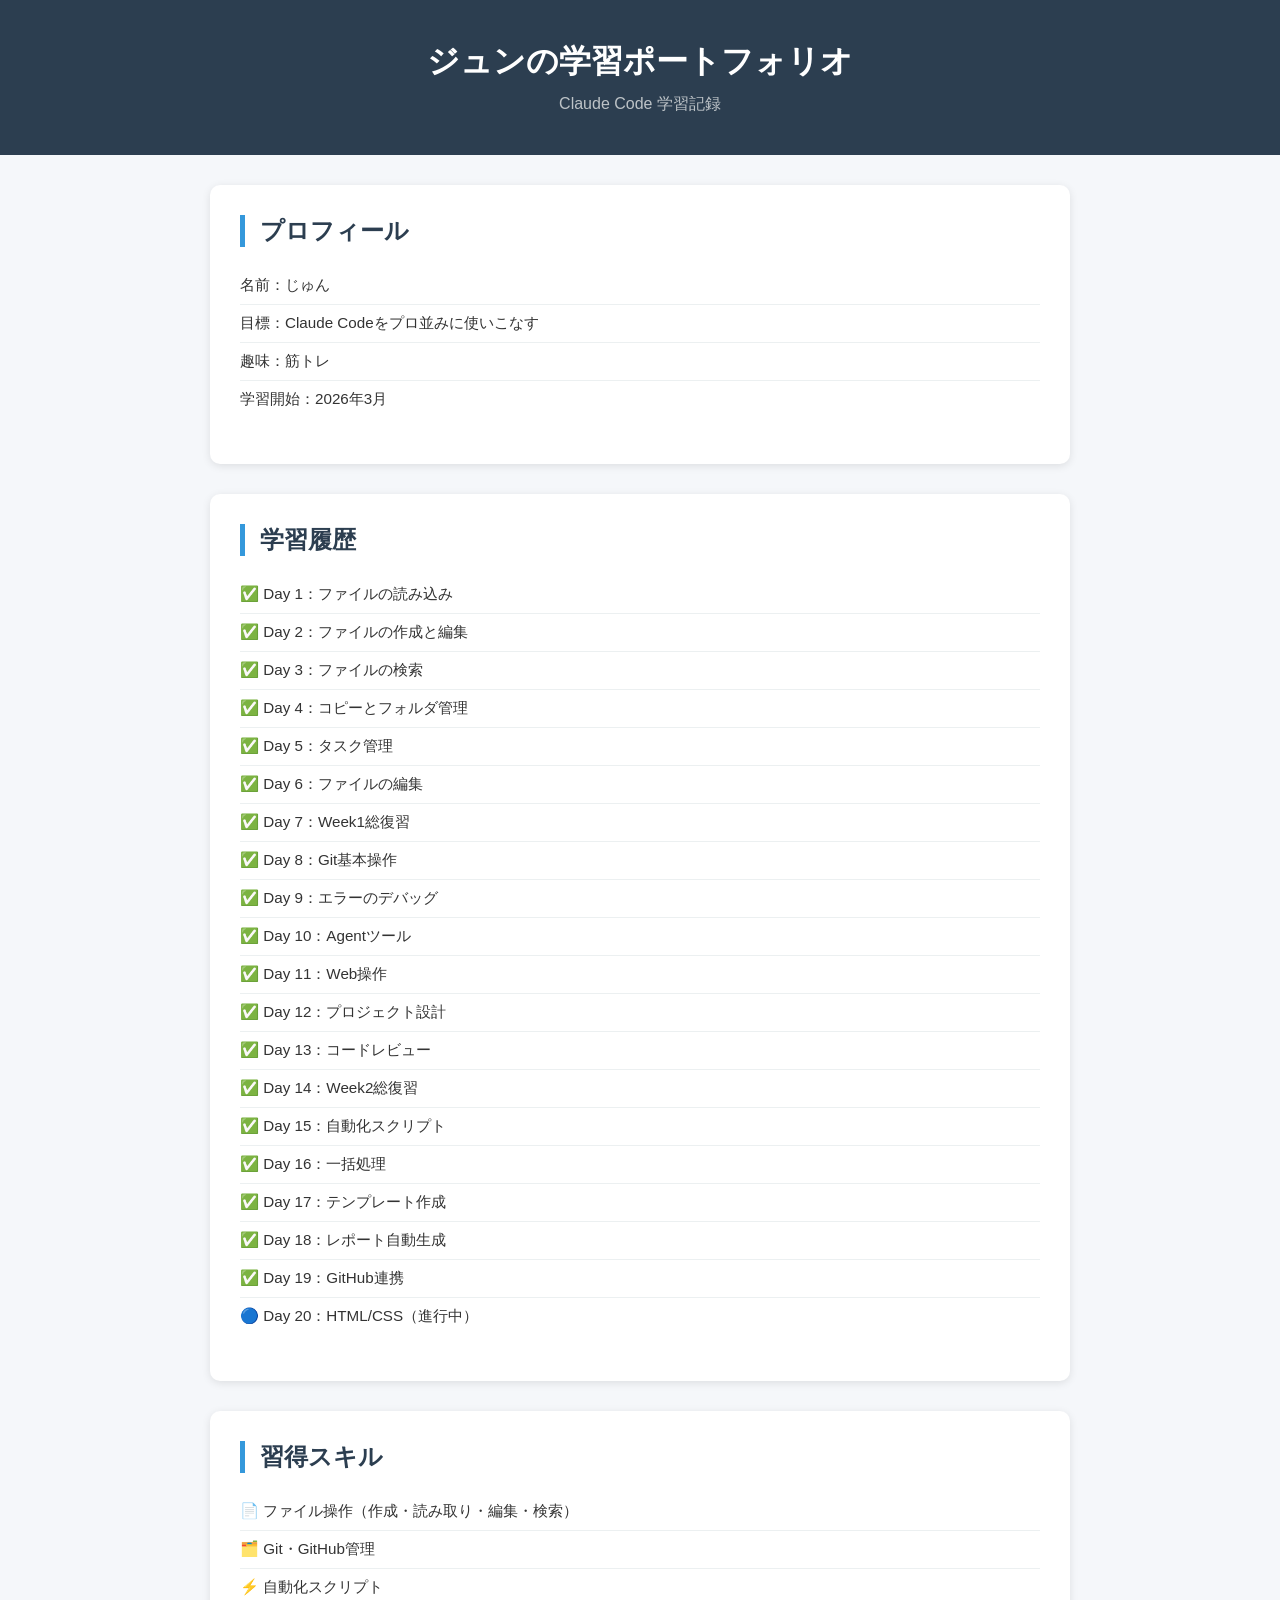
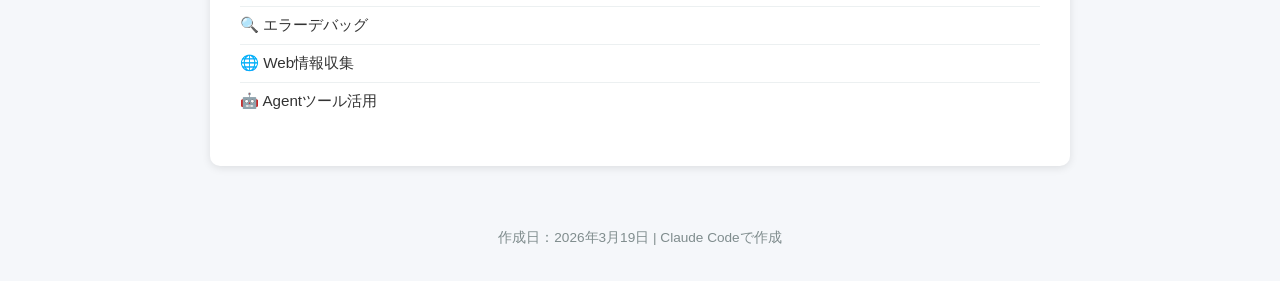
<file: day20/index.html>
<!DOCTYPE html>
<html lang="ja">
<head>
    <meta charset="UTF-8">
    <meta name="viewport" content="width=device-width, initial-scale=1.0">
    <title>ジュンの学習ポートフォリオ</title>
    <link rel="stylesheet" href="style.css">
</head>
<body>
    <header>
        <h1>ジュンの学習ポートフォリオ</h1>
        <p>Claude Code 学習記録</p>
    </header>

    <section id="profile">
        <h2>プロフィール</h2>
        <ul>
            <li>名前：じゅん</li>
            <li>目標：Claude Codeをプロ並みに使いこなす</li>
            <li>趣味：筋トレ</li>
            <li>学習開始：2026年3月</li>
        </ul>
    </section>

    <section id="progress">
        <h2>学習履歴</h2>
        <ul>
            <li>✅ Day 1：ファイルの読み込み</li>
            <li>✅ Day 2：ファイルの作成と編集</li>
            <li>✅ Day 3：ファイルの検索</li>
            <li>✅ Day 4：コピーとフォルダ管理</li>
            <li>✅ Day 5：タスク管理</li>
            <li>✅ Day 6：ファイルの編集</li>
            <li>✅ Day 7：Week1総復習</li>
            <li>✅ Day 8：Git基本操作</li>
            <li>✅ Day 9：エラーのデバッグ</li>
            <li>✅ Day 10：Agentツール</li>
            <li>✅ Day 11：Web操作</li>
            <li>✅ Day 12：プロジェクト設計</li>
            <li>✅ Day 13：コードレビュー</li>
            <li>✅ Day 14：Week2総復習</li>
            <li>✅ Day 15：自動化スクリプト</li>
            <li>✅ Day 16：一括処理</li>
            <li>✅ Day 17：テンプレート作成</li>
            <li>✅ Day 18：レポート自動生成</li>
            <li>✅ Day 19：GitHub連携</li>
            <li>🔵 Day 20：HTML/CSS（進行中）</li>
        </ul>
    </section>

    <section id="skills">
        <h2>習得スキル</h2>
        <ul>
            <li>📄 ファイル操作（作成・読み取り・編集・検索）</li>
            <li>🗂️ Git・GitHub管理</li>
            <li>⚡ 自動化スクリプト</li>
            <li>🔍 エラーデバッグ</li>
            <li>🌐 Web情報収集</li>
            <li>🤖 Agentツール活用</li>
        </ul>
    </section>

    <footer>
        <p>作成日：2026年3月19日 | Claude Codeで作成</p>
    </footer>
</body>
</html>
</file>
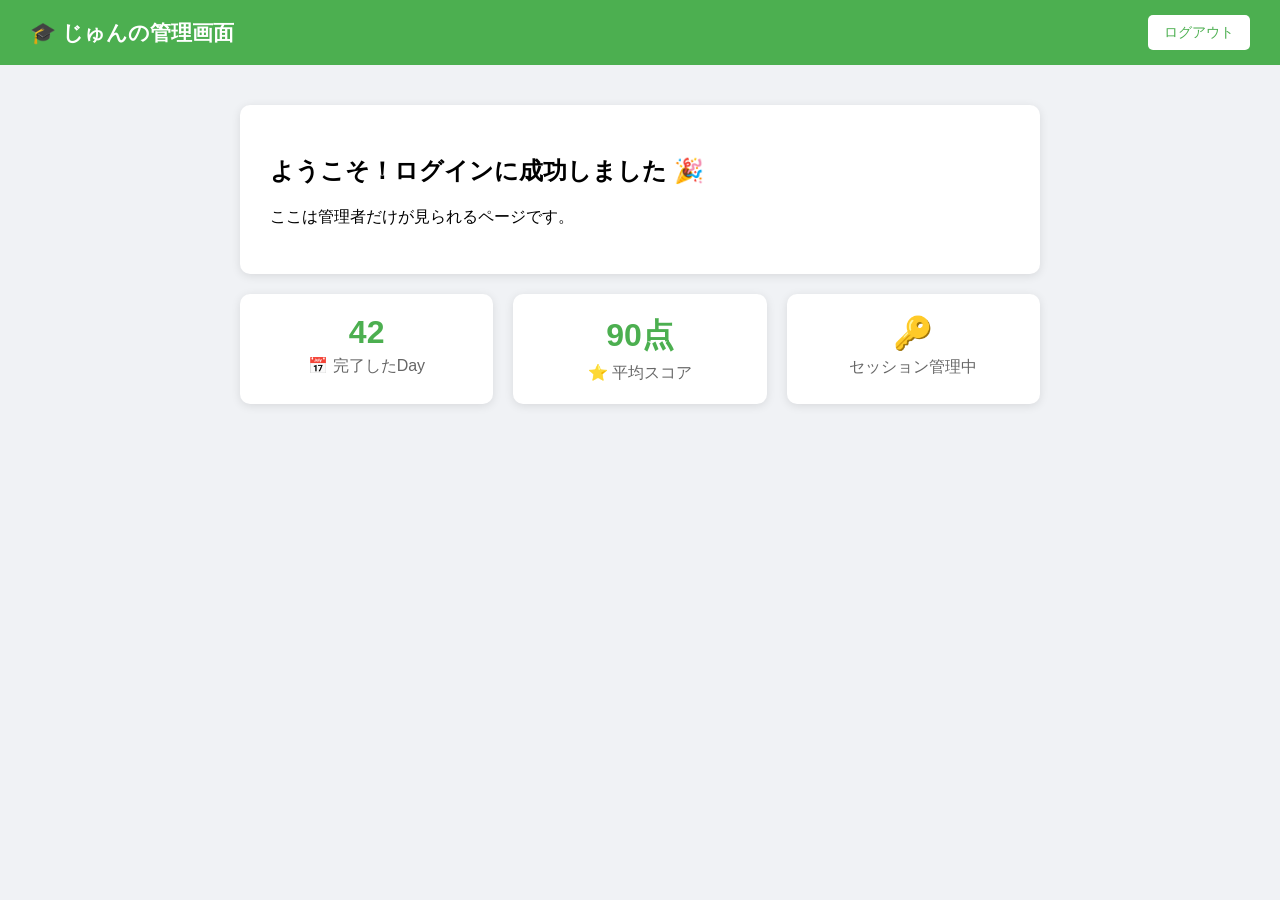
<file: day42/templates/dashboard.html>
<!DOCTYPE html>
<html lang="ja">
<head>
    <meta charset="UTF-8">
    <title>管理画面</title>
    <style>
        body {
            font-family: sans-serif;
            background: #f0f2f5;
            margin: 0;
            padding: 0;
        }
        .header {
            background: #4CAF50;
            color: white;
            padding: 15px 30px;
            display: flex;
            justify-content: space-between;
            align-items: center;
        }
        .header h1 {
            margin: 0;
            font-size: 1.3em;
        }
        .logout-btn {
            background: white;
            color: #4CAF50;
            border: none;
            padding: 8px 16px;
            border-radius: 5px;
            cursor: pointer;
            font-size: 0.9em;
            text-decoration: none;
        }
        .content {
            max-width: 800px;
            margin: 40px auto;
            padding: 0 20px;
        }
        .welcome-box {
            background: white;
            padding: 30px;
            border-radius: 10px;
            box-shadow: 0 2px 10px rgba(0,0,0,0.1);
            margin-bottom: 20px;
        }
        .stats {
            display: flex;
            gap: 20px;
        }
        .stat-card {
            background: white;
            padding: 20px;
            border-radius: 10px;
            box-shadow: 0 2px 10px rgba(0,0,0,0.1);
            flex: 1;
            text-align: center;
        }
        .stat-card h2 {
            color: #4CAF50;
            font-size: 2em;
            margin: 0;
        }
        .stat-card p {
            color: #666;
            margin: 5px 0 0;
        }
    </style>
</head>
<body>
    <div class="header">
        <h1>🎓 じゅんの管理画面</h1>
        <a href="/logout" class="logout-btn">ログアウト</a>
    </div>
    <div class="content">
        <div class="welcome-box">
            <h2>ようこそ！ログインに成功しました 🎉</h2>
            <p>ここは管理者だけが見られるページです。</p>
        </div>
        <div class="stats">
            <div class="stat-card">
                <h2>42</h2>
                <p>📅 完了したDay</p>
            </div>
            <div class="stat-card">
                <h2>90点</h2>
                <p>⭐ 平均スコア</p>
            </div>
            <div class="stat-card">
                <h2>🔑</h2>
                <p>セッション管理中</p>
            </div>
        </div>
    </div>
</body>
</html>
</file>
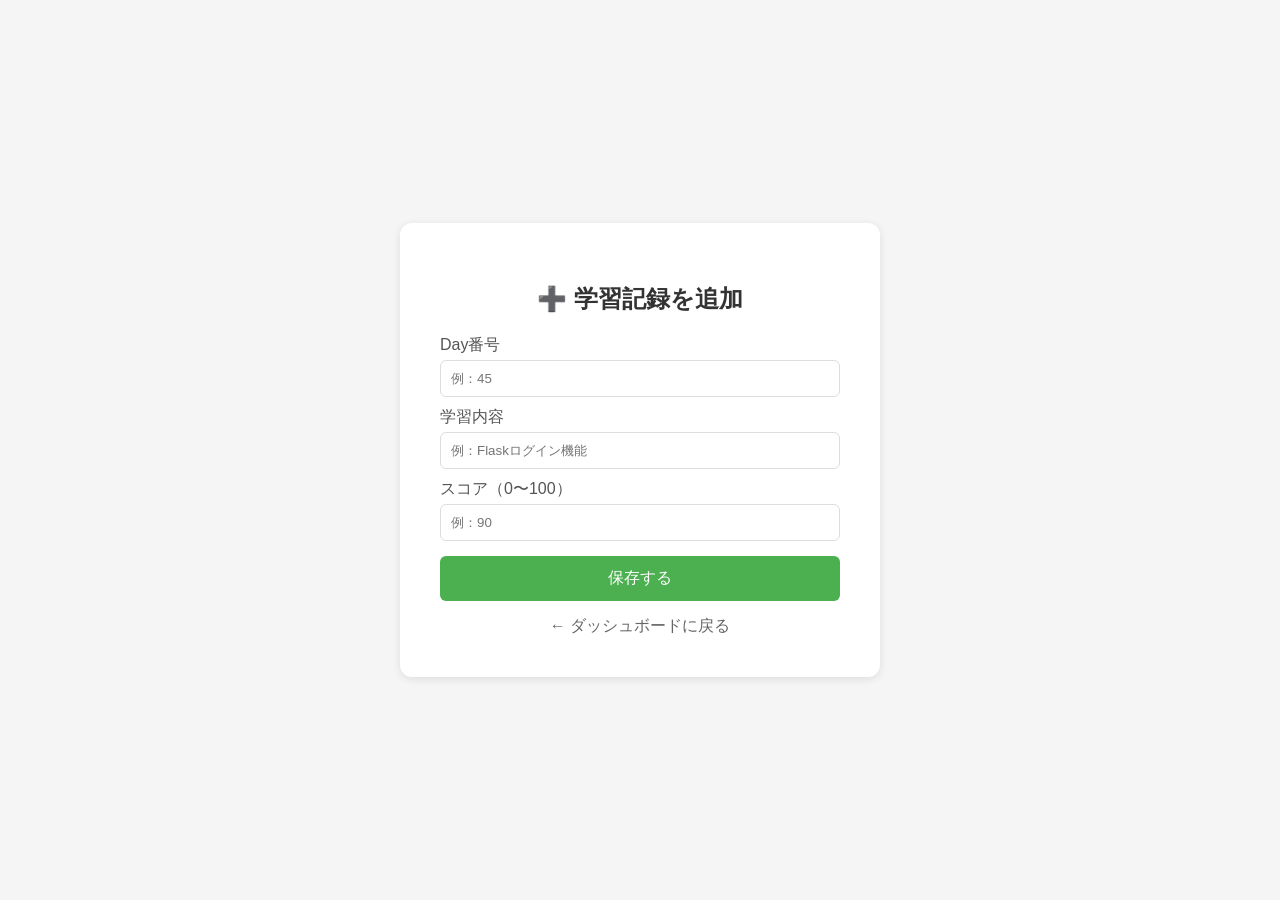
<file: day45/templates/add.html>
<!DOCTYPE html>
<html lang="ja">
<head>
    <meta charset="UTF-8">
    <title>学習記録を追加</title>
    <style>
        body { font-family: sans-serif; background: #f5f5f5; display: flex; justify-content: center; align-items: center; height: 100vh; margin: 0; }
        .box { background: white; padding: 40px; border-radius: 12px; box-shadow: 0 2px 8px rgba(0,0,0,0.1); width: 400px; }
        h2 { text-align: center; color: #333; }
        label { display: block; margin: 10px 0 4px; color: #555; }
        input, textarea { width: 100%; padding: 10px; border: 1px solid #ddd; border-radius: 6px; box-sizing: border-box; }
        button { width: 100%; padding: 12px; background: #4CAF50; color: white; border: none; border-radius: 6px; cursor: pointer; font-size: 16px; margin-top: 15px; }
        .back { display: block; text-align: center; margin-top: 15px; color: #666; text-decoration: none; }
    </style>
</head>
<body>
    <div class="box">
        <h2>➕ 学習記録を追加</h2>
        <form method="POST">
            <label>Day番号</label>
            <input type="number" name="day" placeholder="例：45" required>
            <label>学習内容</label>
            <input type="text" name="content" placeholder="例：Flaskログイン機能" required>
            <label>スコア（0〜100）</label>
            <input type="number" name="score" min="0" max="100" placeholder="例：90" required>
            <button type="submit">保存する</button>
        </form>
        <a href="/dashboard" class="back">← ダッシュボードに戻る</a>
    </div>
</body>
</html>
</file>
<file: day20/style.css>
/* 全体 */
body {
    font-family: 'Hiragino Sans', 'Meiryo', sans-serif;
    background-color: #f5f7fa;
    color: #333;
    margin: 0;
    padding: 0;
}

/* ヘッダー */
header {
    background-color: #2c3e50;
    color: white;
    text-align: center;
    padding: 40px 20px;
}

header h1 {
    font-size: 2em;
    margin: 0 0 10px 0;
}

header p {
    font-size: 1em;
    margin: 0;
    color: #bdc3c7;
}

/* セクション共通 */
section {
    max-width: 800px;
    margin: 30px auto;
    background: white;
    border-radius: 10px;
    padding: 30px;
    box-shadow: 0 2px 8px rgba(0,0,0,0.1);
}

section h2 {
    color: #2c3e50;
    border-left: 5px solid #3498db;
    padding-left: 15px;
    margin-top: 0;
}

/* リスト */
ul {
    list-style: none;
    padding: 0;
}

ul li {
    padding: 8px 0;
    border-bottom: 1px solid #ecf0f1;
    font-size: 0.95em;
}

ul li:last-child {
    border-bottom: none;
}

/* フッター */
footer {
    text-align: center;
    padding: 20px;
    color: #7f8c8d;
    font-size: 0.85em;
}
</file>
